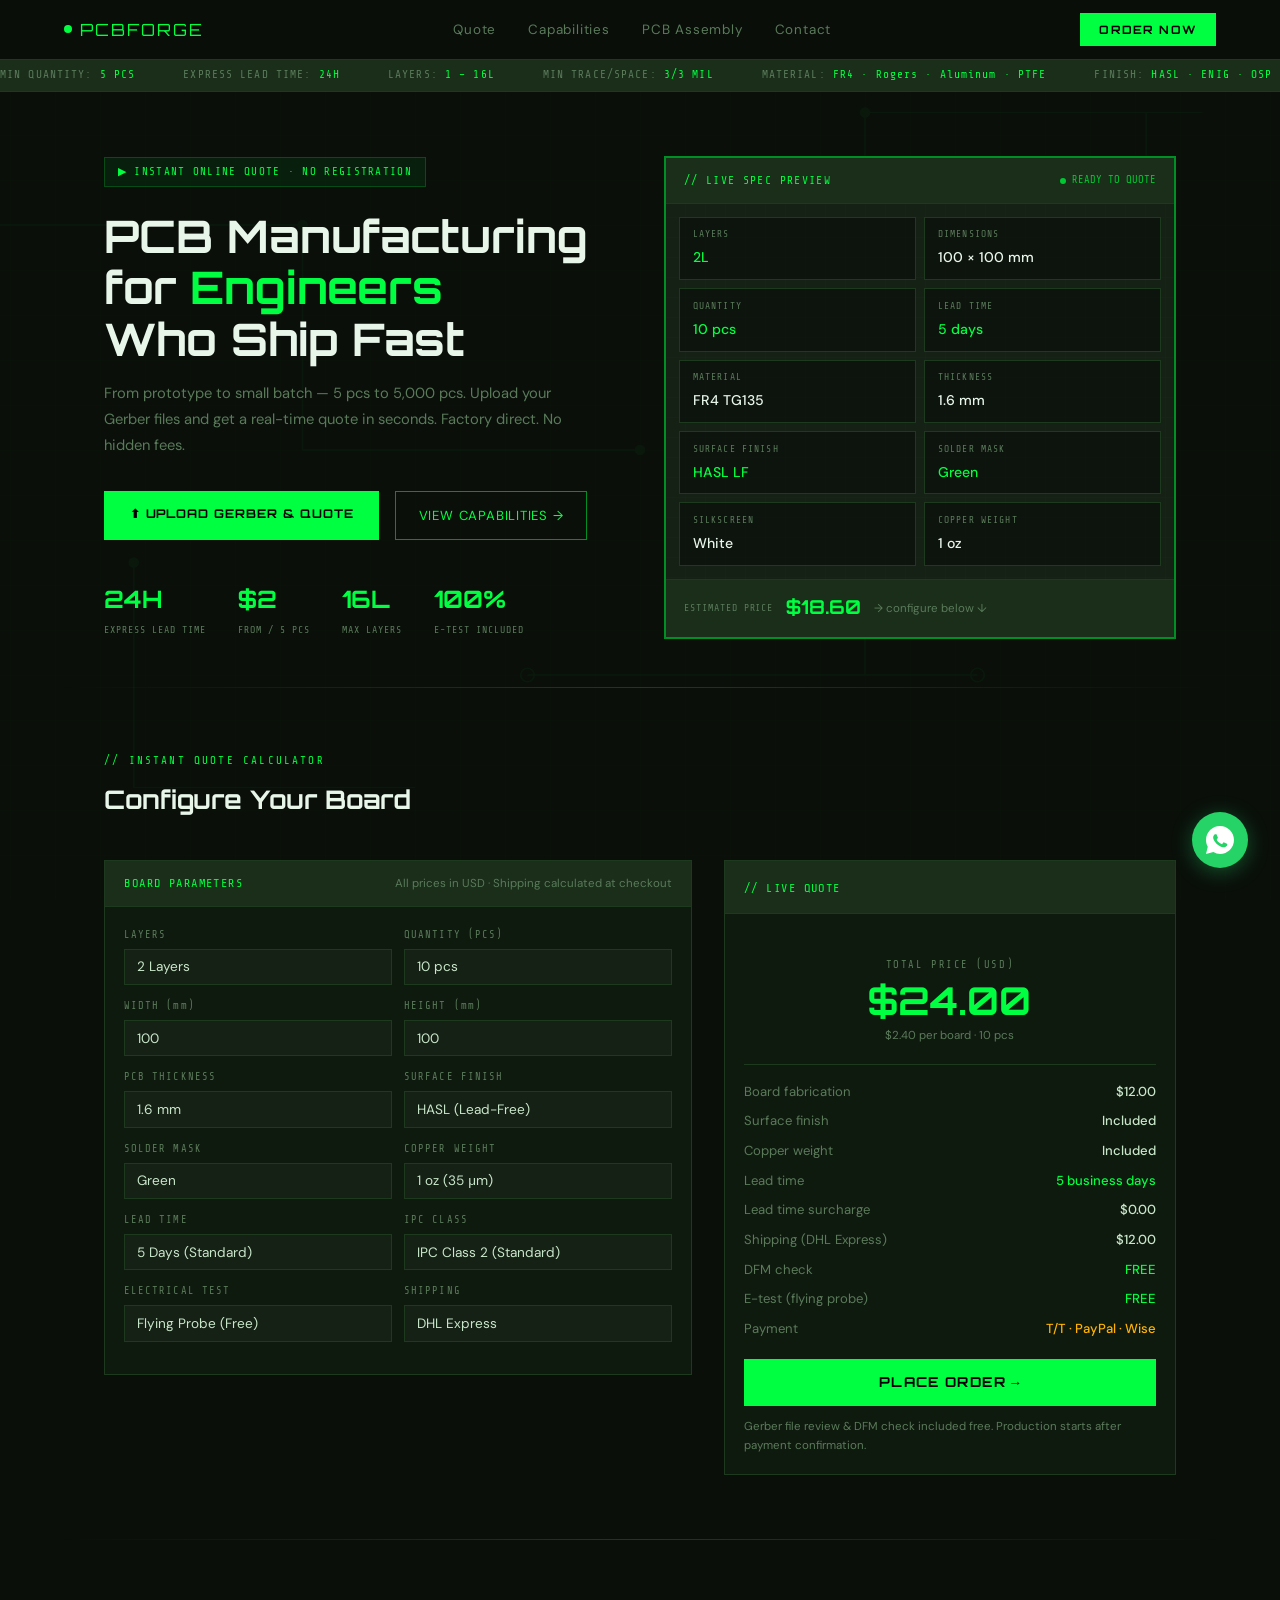
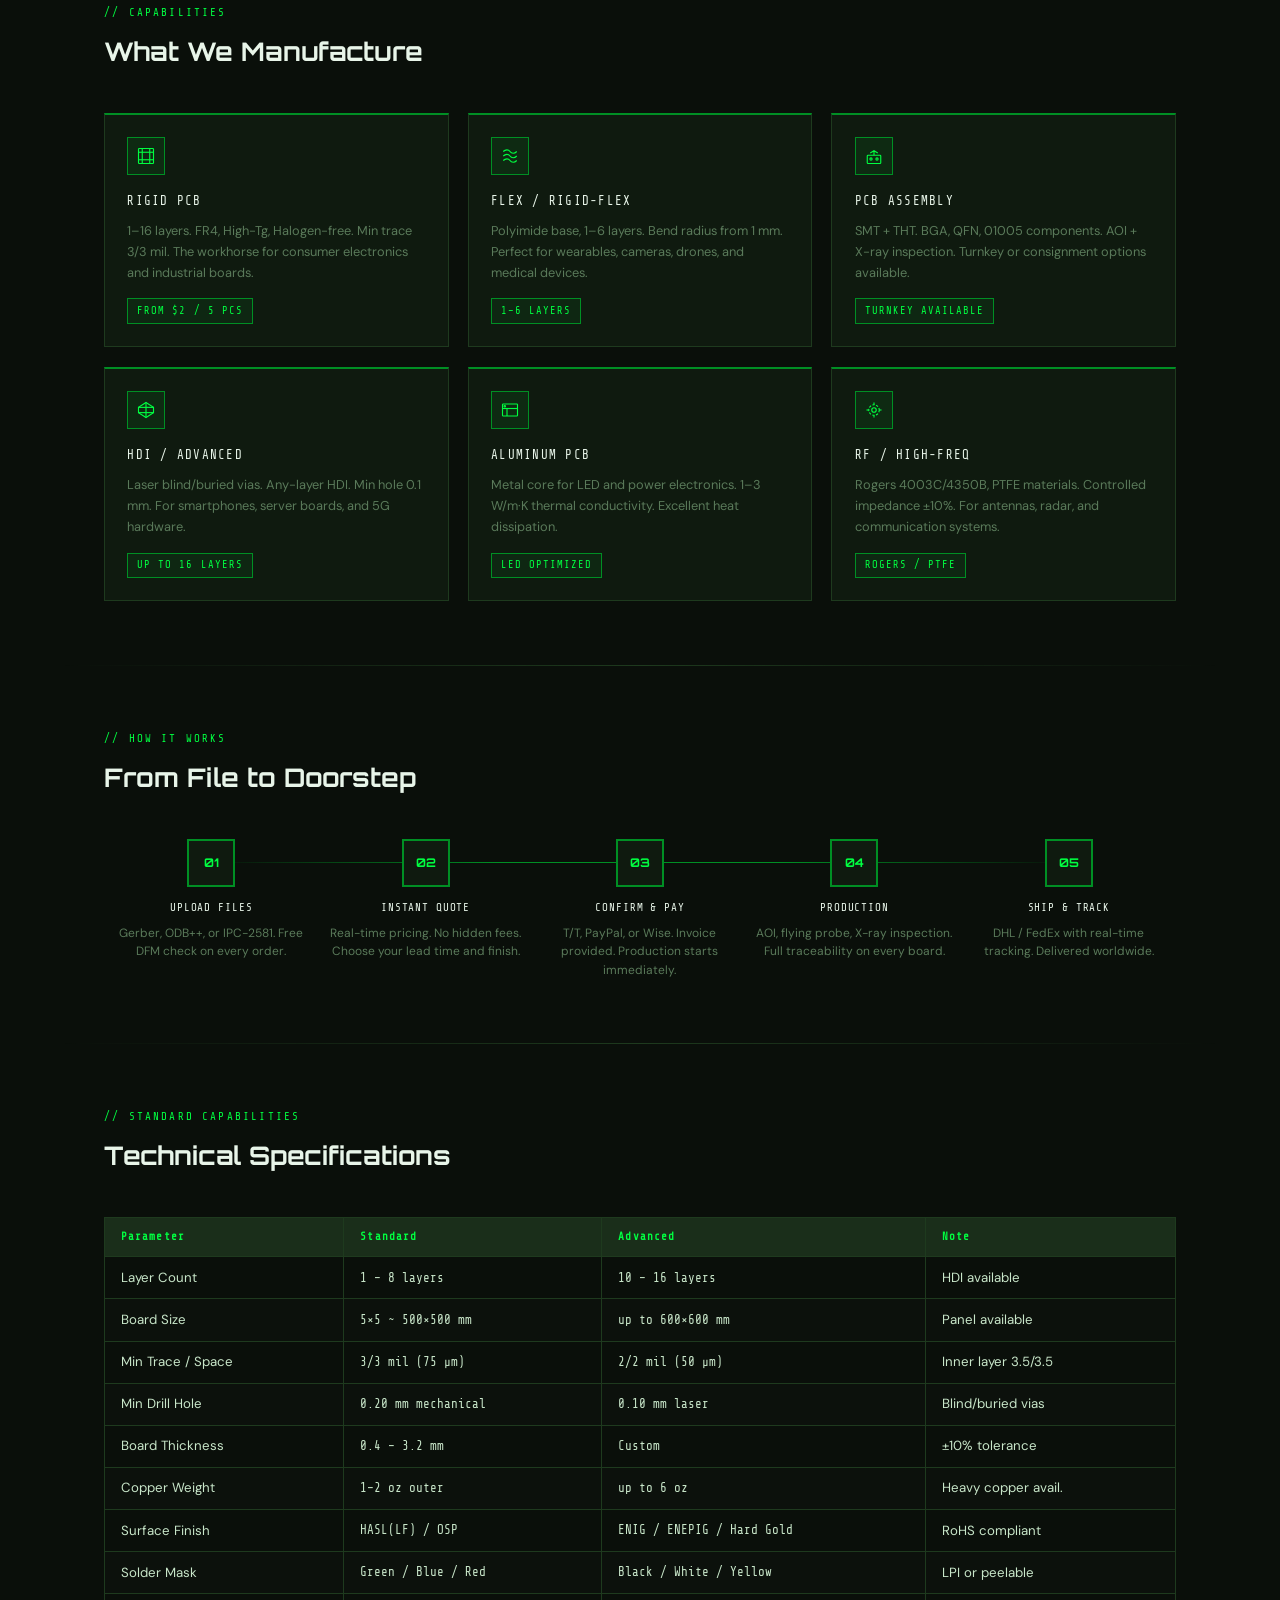
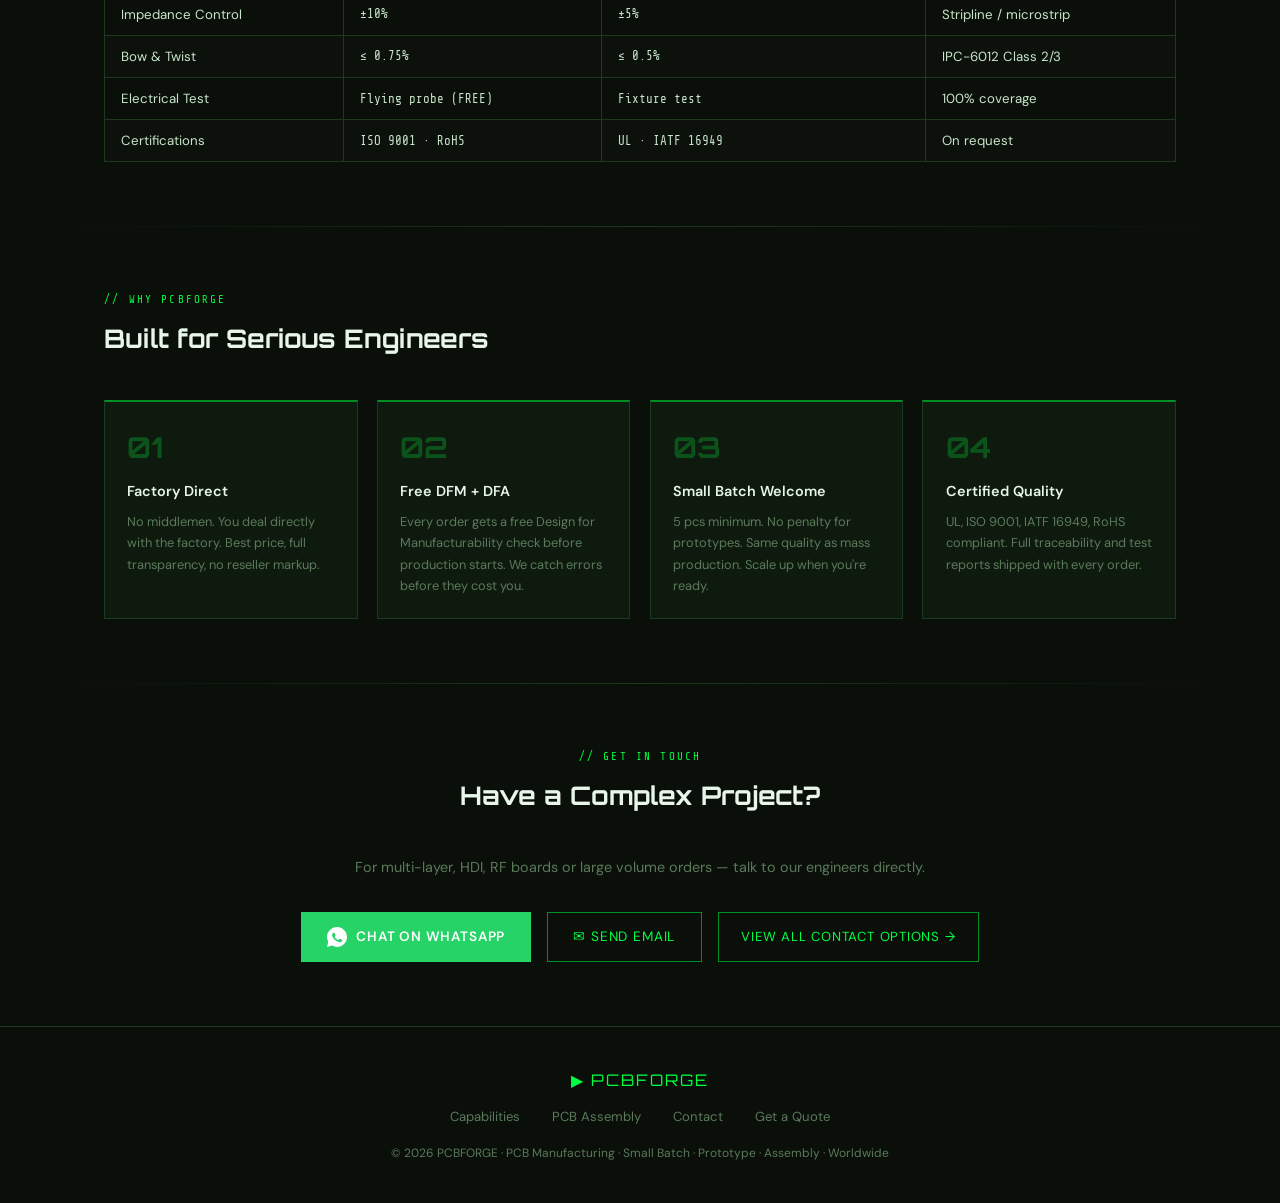
<file: src/index.html>
<!DOCTYPE html>
<html lang="en">
<head>
<meta charset="UTF-8">
<meta name="viewport" content="width=device-width, initial-scale=1.0">
<title>PCBFORGE — PCB Manufacturing for Engineers Who Ship Fast</title>
<meta name="description" content="Professional PCB manufacturer. Small batch from 5 pcs. Instant online quote. Upload Gerber files and order in minutes. Worldwide shipping.">
<link rel="preconnect" href="https://fonts.googleapis.com">
<link href="https://fonts.googleapis.com/css2?family=Orbitron:wght@500;700&family=Share+Tech+Mono&family=DM+Sans:wght@300;400;500;600&display=swap" rel="stylesheet">
<link rel="stylesheet" href="css/style.css">
</head>
<body>

<!-- CIRCUIT GRID BACKGROUND -->
<div class="circuit-bg" aria-hidden="true">
  <svg viewBox="0 0 1200 800" preserveAspectRatio="xMidYMid slice" xmlns="http://www.w3.org/2000/svg">
    <defs>
      <pattern id="grid" width="40" height="40" patternUnits="userSpaceOnUse">
        <path d="M 40 0 L 0 0 0 40" fill="none" stroke="#00FF41" stroke-width="0.5"/>
      </pattern>
    </defs>
    <rect width="1200" height="800" fill="url(#grid)"/>
    <g stroke="#00FF41" stroke-width="1.5" fill="none">
      <line x1="0" y1="200" x2="300" y2="200"/>
      <circle cx="300" cy="200" r="4" fill="#00FF41"/>
      <line x1="300" y1="200" x2="300" y2="400"/>
      <line x1="300" y1="400" x2="600" y2="400"/>
      <circle cx="600" cy="400" r="4" fill="#00FF41"/>
      <line x1="800" y1="100" x2="1100" y2="100"/>
      <circle cx="800" cy="100" r="4" fill="#00FF41"/>
      <line x1="800" y1="100" x2="800" y2="600"/>
      <line x1="500" y1="600" x2="900" y2="600"/>
      <circle cx="500" cy="600" r="6"/>
      <circle cx="900" cy="600" r="6"/>
      <line x1="150" y1="500" x2="150" y2="700"/>
      <circle cx="150" cy="500" r="4" fill="#00FF41"/>
      <line x1="150" y1="700" x2="400" y2="700"/>
      <circle cx="1050" cy="300" r="8"/>
      <line x1="1050" y1="100" x2="1050" y2="300"/>
    </g>
  </svg>
</div>

<!-- NAVIGATION -->
<nav class="navbar">
  <a href="index.html" class="nav-logo">
    <span class="logo-dot"></span>
    PCBFORGE
  </a>
  <ul class="nav-links">
    <li><a href="#quote">Quote</a></li>
    <li><a href="capabilities.html">Capabilities</a></li>
    <li><a href="assembly.html">PCB Assembly</a></li>
    <li><a href="contact.html">Contact</a></li>
  </ul>
  <a href="#quote" class="nav-cta">ORDER NOW</a>
</nav>

<!-- TICKER -->
<div class="ticker" aria-label="Key specifications">
  <div class="ticker-inner">
    <span class="tick-item">MIN QUANTITY: <em>5 PCS</em></span>
    <span class="tick-item">EXPRESS LEAD TIME: <em>24H</em></span>
    <span class="tick-item">LAYERS: <em>1 – 16L</em></span>
    <span class="tick-item">MIN TRACE/SPACE: <em>3/3 MIL</em></span>
    <span class="tick-item">MATERIAL: <em>FR4 · Rogers · Aluminum · PTFE</em></span>
    <span class="tick-item">FINISH: <em>HASL · ENIG · OSP · ENEPIG · Hard Gold</em></span>
    <span class="tick-item">CERTIFIED: <em>UL · ISO 9001 · IATF 16949 · RoHS</em></span>
    <span class="tick-item">SHIPPING: <em>DHL · FedEx · Worldwide</em></span>
    <!-- duplicate for seamless loop -->
    <span class="tick-item">MIN QUANTITY: <em>5 PCS</em></span>
    <span class="tick-item">EXPRESS LEAD TIME: <em>24H</em></span>
    <span class="tick-item">LAYERS: <em>1 – 16L</em></span>
    <span class="tick-item">MIN TRACE/SPACE: <em>3/3 MIL</em></span>
    <span class="tick-item">MATERIAL: <em>FR4 · Rogers · Aluminum · PTFE</em></span>
    <span class="tick-item">FINISH: <em>HASL · ENIG · OSP · ENEPIG · Hard Gold</em></span>
    <span class="tick-item">CERTIFIED: <em>UL · ISO 9001 · IATF 16949 · RoHS</em></span>
    <span class="tick-item">SHIPPING: <em>DHL · FedEx · Worldwide</em></span>
  </div>
</div>

<!-- HERO -->
<section class="hero">
  <div class="hero-left">
    <div class="hero-badge">▶ INSTANT ONLINE QUOTE · NO REGISTRATION</div>
    <h1>PCB Manufacturing<br>for <span class="accent">Engineers</span><br>Who Ship Fast</h1>
    <p class="hero-sub">From prototype to small batch — 5 pcs to 5,000 pcs. Upload your Gerber files and get a real-time quote in seconds. Factory direct. No hidden fees.</p>
    <div class="hero-btns">
      <a href="#quote" class="btn-primary">⬆ UPLOAD GERBER &amp; QUOTE</a>
      <a href="capabilities.html" class="btn-ghost">VIEW CAPABILITIES →</a>
    </div>
    <div class="hero-stats">
      <div class="stat"><div class="stat-num">24H</div><div class="stat-label">EXPRESS LEAD TIME</div></div>
      <div class="stat"><div class="stat-num">$2</div><div class="stat-label">FROM / 5 PCS</div></div>
      <div class="stat"><div class="stat-num">16L</div><div class="stat-label">MAX LAYERS</div></div>
      <div class="stat"><div class="stat-num">100%</div><div class="stat-label">E-TEST INCLUDED</div></div>
    </div>
  </div>

  <!-- LIVE SPEC CARD -->
  <div class="hero-right">
    <div class="spec-card">
      <div class="spec-card-header">
        <span class="spec-card-title">// LIVE SPEC PREVIEW</span>
        <span class="spec-card-status"><span class="blink-dot"></span>READY TO QUOTE</span>
      </div>
      <div class="spec-grid">
        <div class="spec-item"><div class="spec-lbl">LAYERS</div><div class="spec-val green">2L</div></div>
        <div class="spec-item"><div class="spec-lbl">DIMENSIONS</div><div class="spec-val">100 × 100 mm</div></div>
        <div class="spec-item"><div class="spec-lbl">QUANTITY</div><div class="spec-val green">10 pcs</div></div>
        <div class="spec-item"><div class="spec-lbl">LEAD TIME</div><div class="spec-val green">5 days</div></div>
        <div class="spec-item"><div class="spec-lbl">MATERIAL</div><div class="spec-val">FR4 TG135</div></div>
        <div class="spec-item"><div class="spec-lbl">THICKNESS</div><div class="spec-val">1.6 mm</div></div>
        <div class="spec-item"><div class="spec-lbl">SURFACE FINISH</div><div class="spec-val green">HASL LF</div></div>
        <div class="spec-item"><div class="spec-lbl">SOLDER MASK</div><div class="spec-val green">Green</div></div>
        <div class="spec-item"><div class="spec-lbl">SILKSCREEN</div><div class="spec-val">White</div></div>
        <div class="spec-item"><div class="spec-lbl">COPPER WEIGHT</div><div class="spec-val">1 oz</div></div>
      </div>
      <div class="spec-price-preview">
        <span class="spec-price-label">ESTIMATED PRICE</span>
        <span class="spec-price-val">$18.60</span>
        <span class="spec-price-per">→ configure below ↓</span>
      </div>
    </div>
  </div>
</section>

<div class="divider"></div>

<!-- INSTANT QUOTE CALCULATOR -->
<section class="section" id="quote">
  <div class="section-label">// INSTANT QUOTE CALCULATOR</div>
  <h2 class="section-title">Configure Your Board</h2>
  <div class="quote-wrap">

    <!-- LEFT: FORM -->
    <div class="quote-form">
      <div class="form-header">
        <span class="form-header-title">BOARD PARAMETERS</span>
        <span class="form-header-sub">All prices in USD · Shipping calculated at checkout</span>
      </div>
      <div class="form-body">
        <div class="form-row">
          <div class="form-group">
            <label for="layers">LAYERS</label>
            <select id="layers">
              <option value="1" data-price="8">1 Layer</option>
              <option value="2" data-price="12" selected>2 Layers</option>
              <option value="4" data-price="28">4 Layers</option>
              <option value="6" data-price="55">6 Layers</option>
              <option value="8" data-price="90">8 Layers</option>
              <option value="10" data-price="160">10 Layers</option>
            </select>
          </div>
          <div class="form-group">
            <label for="qty">QUANTITY (PCS)</label>
            <select id="qty">
              <option value="5">5 pcs</option>
              <option value="10" selected>10 pcs</option>
              <option value="25">25 pcs</option>
              <option value="50">50 pcs</option>
              <option value="100">100 pcs</option>
              <option value="200">200 pcs</option>
              <option value="500">500 pcs</option>
              <option value="1000">1000 pcs</option>
            </select>
          </div>
        </div>
        <div class="form-row">
          <div class="form-group">
            <label for="width">WIDTH (mm)</label>
            <input type="number" id="width" value="100" min="5" max="500" placeholder="e.g. 100">
          </div>
          <div class="form-group">
            <label for="height">HEIGHT (mm)</label>
            <input type="number" id="height" value="100" min="5" max="500" placeholder="e.g. 100">
          </div>
        </div>
        <div class="form-row">
          <div class="form-group">
            <label for="thickness">PCB THICKNESS</label>
            <select id="thickness">
              <option value="0.8">0.8 mm</option>
              <option value="1.0">1.0 mm</option>
              <option value="1.6" selected>1.6 mm</option>
              <option value="2.0">2.0 mm</option>
              <option value="2.4">2.4 mm</option>
            </select>
          </div>
          <div class="form-group">
            <label for="finish">SURFACE FINISH</label>
            <select id="finish">
              <option value="hasl" data-price="0" selected>HASL (Lead-Free)</option>
              <option value="enig" data-price="8">ENIG (+$8)</option>
              <option value="osp" data-price="2">OSP (+$2)</option>
              <option value="hardgold" data-price="25">Hard Gold (+$25)</option>
              <option value="enepig" data-price="18">ENEPIG (+$18)</option>
            </select>
          </div>
        </div>
        <div class="form-row">
          <div class="form-group">
            <label for="mask">SOLDER MASK</label>
            <select id="mask">
              <option value="green" selected>Green</option>
              <option value="blue">Blue</option>
              <option value="red">Red</option>
              <option value="black">Black</option>
              <option value="white">White</option>
              <option value="yellow">Yellow</option>
            </select>
          </div>
          <div class="form-group">
            <label for="copper">COPPER WEIGHT</label>
            <select id="copper">
              <option value="1" data-price="0" selected>1 oz (35 μm)</option>
              <option value="2" data-price="10">2 oz (70 μm) (+$10)</option>
            </select>
          </div>
        </div>
        <div class="form-row">
          <div class="form-group">
            <label for="leadtime">LEAD TIME</label>
            <select id="leadtime">
              <option value="24h" data-price="15">24H Express (+$15)</option>
              <option value="3d" data-price="5">3 Days (+$5)</option>
              <option value="5d" data-price="0" selected>5 Days (Standard)</option>
              <option value="7d" data-price="-3">7 Days (Economy -$3)</option>
            </select>
          </div>
          <div class="form-group">
            <label for="ipc">IPC CLASS</label>
            <select id="ipc">
              <option value="2" selected>IPC Class 2 (Standard)</option>
              <option value="3">IPC Class 3 (+$12)</option>
            </select>
          </div>
        </div>
        <div class="form-row">
          <div class="form-group">
            <label for="etest">ELECTRICAL TEST</label>
            <select id="etest">
              <option value="flying" selected>Flying Probe (Free)</option>
              <option value="fixture">Fixture Test (+$20)</option>
            </select>
          </div>
          <div class="form-group">
            <label for="shipping">SHIPPING</label>
            <select id="shipping">
              <option value="dhl" data-price="12" selected>DHL Express</option>
              <option value="fedex" data-price="14">FedEx International</option>
              <option value="ems" data-price="8">EMS Post</option>
            </select>
          </div>
        </div>
      </div>
    </div>

    <!-- RIGHT: RESULT -->
    <div class="quote-result">
      <div class="result-header">
        <span class="result-header-title">// LIVE QUOTE</span>
      </div>
      <div class="result-body">
        <div class="price-display">
          <div class="price-label">TOTAL PRICE (USD)</div>
          <div class="price-big" id="total-price">$24.00</div>
          <div class="price-per" id="price-per">$2.40 per board · 10 pcs</div>
        </div>
        <div class="result-rows">
          <div class="result-row"><span class="r-lbl">Board fabrication</span><span class="r-val" id="r-fab">$12.00</span></div>
          <div class="result-row"><span class="r-lbl">Surface finish</span><span class="r-val" id="r-finish">$0.00</span></div>
          <div class="result-row"><span class="r-lbl">Copper weight</span><span class="r-val" id="r-copper">$0.00</span></div>
          <div class="result-row"><span class="r-lbl">Lead time</span><span class="r-val green" id="r-leadtime">5 business days</span></div>
          <div class="result-row"><span class="r-lbl">Lead time surcharge</span><span class="r-val" id="r-lt-price">$0.00</span></div>
          <div class="result-row"><span class="r-lbl">Shipping (DHL)</span><span class="r-val" id="r-ship">$12.00</span></div>
          <div class="result-row"><span class="r-lbl">DFM check</span><span class="r-val green">FREE</span></div>
          <div class="result-row"><span class="r-lbl">E-test (flying probe)</span><span class="r-val green">FREE</span></div>
          <div class="result-row"><span class="r-lbl">Payment</span><span class="r-val amber">T/T · PayPal · Wise</span></div>
        </div>
        <button class="order-btn" id="order-btn">PLACE ORDER →</button>
        <div class="result-note">Gerber file review &amp; DFM check included free. Production starts after payment confirmation.</div>
      </div>
    </div>
  </div>
</section>

<div class="divider"></div>

<!-- SERVICES -->
<section class="section">
  <div class="section-label">// CAPABILITIES</div>
  <h2 class="section-title">What We Manufacture</h2>
  <div class="services-grid">

    <div class="svc-card">
      <div class="svc-icon">
        <svg viewBox="0 0 24 24" fill="none" stroke="currentColor" stroke-width="1.5">
          <rect x="2" y="2" width="20" height="20" rx="1"/>
          <line x1="7" y1="2" x2="7" y2="22"/>
          <line x1="17" y1="2" x2="17" y2="22"/>
          <line x1="2" y1="7" x2="22" y2="7"/>
          <line x1="2" y1="17" x2="22" y2="17"/>
        </svg>
      </div>
      <div class="svc-name">RIGID PCB</div>
      <div class="svc-desc">1–16 layers. FR4, High-Tg, Halogen-free. Min trace 3/3 mil. The workhorse for consumer electronics and industrial boards.</div>
      <span class="svc-tag">FROM $2 / 5 PCS</span>
    </div>

    <div class="svc-card">
      <div class="svc-icon">
        <svg viewBox="0 0 24 24" fill="none" stroke="currentColor" stroke-width="1.5">
          <path d="M3 6 C6 3 10 3 12 6 S18 9 21 6"/>
          <path d="M3 12 C6 9 10 9 12 12 S18 15 21 12"/>
          <path d="M3 18 C6 15 10 15 12 18 S18 21 21 18"/>
        </svg>
      </div>
      <div class="svc-name">FLEX / RIGID-FLEX</div>
      <div class="svc-desc">Polyimide base, 1–6 layers. Bend radius from 1 mm. Perfect for wearables, cameras, drones, and medical devices.</div>
      <span class="svc-tag">1–6 LAYERS</span>
    </div>

    <div class="svc-card">
      <div class="svc-icon">
        <svg viewBox="0 0 24 24" fill="none" stroke="currentColor" stroke-width="1.5">
          <rect x="3" y="11" width="18" height="11" rx="1"/>
          <path d="M12 11V5M7 8l5-3 5 3"/>
          <circle cx="8" cy="16" r="1.5"/>
          <circle cx="16" cy="16" r="1.5"/>
        </svg>
      </div>
      <div class="svc-name">PCB ASSEMBLY</div>
      <div class="svc-desc">SMT + THT. BGA, QFN, 01005 components. AOI + X-ray inspection. Turnkey or consignment options available.</div>
      <span class="svc-tag">TURNKEY AVAILABLE</span>
    </div>

    <div class="svc-card">
      <div class="svc-icon">
        <svg viewBox="0 0 24 24" fill="none" stroke="currentColor" stroke-width="1.5">
          <polygon points="12,2 22,8.5 22,15.5 12,22 2,15.5 2,8.5"/>
          <line x1="12" y1="2" x2="12" y2="22"/>
          <line x1="2" y1="8.5" x2="22" y2="8.5"/>
          <line x1="2" y1="15.5" x2="22" y2="15.5"/>
        </svg>
      </div>
      <div class="svc-name">HDI / ADVANCED</div>
      <div class="svc-desc">Laser blind/buried vias. Any-layer HDI. Min hole 0.1 mm. For smartphones, server boards, and 5G hardware.</div>
      <span class="svc-tag">UP TO 16 LAYERS</span>
    </div>

    <div class="svc-card">
      <div class="svc-icon">
        <svg viewBox="0 0 24 24" fill="none" stroke="currentColor" stroke-width="1.5">
          <rect x="2" y="4" width="20" height="16" rx="1"/>
          <line x1="2" y1="10" x2="22" y2="10"/>
          <line x1="8" y1="10" x2="8" y2="20"/>
          <circle cx="5" cy="7" r="1"/>
        </svg>
      </div>
      <div class="svc-name">ALUMINUM PCB</div>
      <div class="svc-desc">Metal core for LED and power electronics. 1–3 W/m·K thermal conductivity. Excellent heat dissipation.</div>
      <span class="svc-tag">LED OPTIMIZED</span>
    </div>

    <div class="svc-card">
      <div class="svc-icon">
        <svg viewBox="0 0 24 24" fill="none" stroke="currentColor" stroke-width="1.5">
          <circle cx="12" cy="12" r="3"/>
          <circle cx="12" cy="12" r="7" stroke-dasharray="3 2"/>
          <line x1="12" y1="5" x2="12" y2="2"/>
          <line x1="12" y1="22" x2="12" y2="19"/>
          <line x1="5" y1="12" x2="2" y2="12"/>
          <line x1="22" y1="12" x2="19" y2="12"/>
        </svg>
      </div>
      <div class="svc-name">RF / HIGH-FREQ</div>
      <div class="svc-desc">Rogers 4003C/4350B, PTFE materials. Controlled impedance ±10%. For antennas, radar, and communication systems.</div>
      <span class="svc-tag">ROGERS / PTFE</span>
    </div>

  </div>
</section>

<div class="divider"></div>

<!-- PROCESS -->
<section class="section">
  <div class="section-label">// HOW IT WORKS</div>
  <h2 class="section-title">From File to Doorstep</h2>
  <div class="process-steps">
    <div class="process-step">
      <div class="step-num">01</div>
      <div class="step-name">UPLOAD FILES</div>
      <div class="step-desc">Gerber, ODB++, or IPC-2581. Free DFM check on every order.</div>
    </div>
    <div class="process-step">
      <div class="step-num">02</div>
      <div class="step-name">INSTANT QUOTE</div>
      <div class="step-desc">Real-time pricing. No hidden fees. Choose your lead time and finish.</div>
    </div>
    <div class="process-step">
      <div class="step-num">03</div>
      <div class="step-name">CONFIRM &amp; PAY</div>
      <div class="step-desc">T/T, PayPal, or Wise. Invoice provided. Production starts immediately.</div>
    </div>
    <div class="process-step">
      <div class="step-num">04</div>
      <div class="step-name">PRODUCTION</div>
      <div class="step-desc">AOI, flying probe, X-ray inspection. Full traceability on every board.</div>
    </div>
    <div class="process-step">
      <div class="step-num">05</div>
      <div class="step-name">SHIP &amp; TRACK</div>
      <div class="step-desc">DHL / FedEx with real-time tracking. Delivered worldwide.</div>
    </div>
  </div>
</section>

<div class="divider"></div>

<!-- SPEC TABLE -->
<section class="section">
  <div class="section-label">// STANDARD CAPABILITIES</div>
  <h2 class="section-title">Technical Specifications</h2>
  <div class="table-wrap">
    <table class="specs-table">
      <thead>
        <tr><th>Parameter</th><th>Standard</th><th>Advanced</th><th>Note</th></tr>
      </thead>
      <tbody>
        <tr><td>Layer Count</td><td class="td-g">1 – 8 layers</td><td class="td-g">10 – 16 layers</td><td>HDI available</td></tr>
        <tr><td>Board Size</td><td class="td-g">5×5 ~ 500×500 mm</td><td class="td-g">up to 600×600 mm</td><td>Panel available</td></tr>
        <tr><td>Min Trace / Space</td><td class="td-g">3/3 mil (75 μm)</td><td class="td-g">2/2 mil (50 μm)</td><td>Inner layer 3.5/3.5</td></tr>
        <tr><td>Min Drill Hole</td><td class="td-g">0.20 mm mechanical</td><td class="td-g">0.10 mm laser</td><td>Blind/buried vias</td></tr>
        <tr><td>Board Thickness</td><td class="td-g">0.4 – 3.2 mm</td><td class="td-g">Custom</td><td>±10% tolerance</td></tr>
        <tr><td>Copper Weight</td><td class="td-g">1–2 oz outer</td><td class="td-g">up to 6 oz</td><td>Heavy copper avail.</td></tr>
        <tr><td>Surface Finish</td><td class="td-g">HASL(LF) / OSP</td><td class="td-g">ENIG / ENEPIG / Hard Gold</td><td>RoHS compliant</td></tr>
        <tr><td>Solder Mask</td><td class="td-g">Green / Blue / Red</td><td class="td-g">Black / White / Yellow</td><td>LPI or peelable</td></tr>
        <tr><td>Impedance Control</td><td class="td-g">±10%</td><td class="td-g">±5%</td><td>Stripline / microstrip</td></tr>
        <tr><td>Bow &amp; Twist</td><td class="td-g">≤ 0.75%</td><td class="td-g">≤ 0.5%</td><td>IPC-6012 Class 2/3</td></tr>
        <tr><td>Electrical Test</td><td class="td-g">Flying probe (FREE)</td><td class="td-g">Fixture test</td><td>100% coverage</td></tr>
        <tr><td>Certifications</td><td class="td-g">ISO 9001 · RoHS</td><td class="td-g">UL · IATF 16949</td><td>On request</td></tr>
      </tbody>
    </table>
  </div>
</section>

<div class="divider"></div>

<!-- WHY US -->
<section class="section">
  <div class="section-label">// WHY PCBFORGE</div>
  <h2 class="section-title">Built for Serious Engineers</h2>
  <div class="why-grid">
    <div class="why-card">
      <div class="why-num">01</div>
      <div class="why-title">Factory Direct</div>
      <div class="why-desc">No middlemen. You deal directly with the factory. Best price, full transparency, no reseller markup.</div>
    </div>
    <div class="why-card">
      <div class="why-num">02</div>
      <div class="why-title">Free DFM + DFA</div>
      <div class="why-desc">Every order gets a free Design for Manufacturability check before production starts. We catch errors before they cost you.</div>
    </div>
    <div class="why-card">
      <div class="why-num">03</div>
      <div class="why-title">Small Batch Welcome</div>
      <div class="why-desc">5 pcs minimum. No penalty for prototypes. Same quality as mass production. Scale up when you're ready.</div>
    </div>
    <div class="why-card">
      <div class="why-num">04</div>
      <div class="why-title">Certified Quality</div>
      <div class="why-desc">UL, ISO 9001, IATF 16949, RoHS compliant. Full traceability and test reports shipped with every order.</div>
    </div>
  </div>
</section>

<div class="divider"></div>

<!-- CONTACT CTA -->
<section class="section contact-cta">
  <div class="section-label">// GET IN TOUCH</div>
  <h2 class="section-title">Have a Complex Project?</h2>
  <p class="cta-sub">For multi-layer, HDI, RF boards or large volume orders — talk to our engineers directly.</p>
  <div class="cta-btns">
    <a href="https://wa.me/YOUR_NUMBER?text=Hello%2C+I+have+a+PCB+project+to+discuss" class="btn-wa" target="_blank">
      <svg width="20" height="20" viewBox="0 0 32 32" fill="white"><path d="M16 0C7.164 0 0 7.163 0 16c0 2.822.736 5.469 2.018 7.773L0 32l8.418-2.207A15.93 15.93 0 0016 32c8.836 0 16-7.163 16-16S24.836 0 16 0zm8.078 22.418c-.336.943-1.965 1.805-2.703 1.918-.691.105-1.559.15-2.514-.158-.578-.188-1.32-.438-2.268-.857-3.992-1.723-6.602-5.73-6.801-5.994-.199-.264-1.625-2.162-1.625-4.125s1.027-2.926 1.393-3.328c.363-.402.793-.502 1.059-.502.264 0 .527.002.758.014.242.012.568-.092.889.678.336.801 1.143 2.764 1.242 2.963.1.199.166.43.033.693-.133.264-.199.43-.398.662-.199.232-.418.519-.596.697-.199.199-.406.414-.175.812.232.398 1.031 1.699 2.213 2.748 1.52 1.355 2.801 1.773 3.199 1.973.398.199.629.166.861-.1.232-.264.994-1.162 1.26-1.561.264-.398.527-.332.889-.199.363.133 2.309 1.09 2.707 1.287.398.199.662.299.762.465.1.166.1.963-.236 1.906z"/></svg>
      CHAT ON WHATSAPP
    </a>
    <a href="mailto:YOUR_EMAIL?subject=PCB%20Project%20Enquiry" class="btn-email">✉ SEND EMAIL</a>
    <a href="contact.html" class="btn-ghost">VIEW ALL CONTACT OPTIONS →</a>
  </div>
</section>

<!-- FOOTER -->
<footer>
  <div class="footer-inner">
    <div class="footer-logo">▶ PCBFORGE</div>
    <div class="footer-links">
      <a href="capabilities.html">Capabilities</a>
      <a href="assembly.html">PCB Assembly</a>
      <a href="contact.html">Contact</a>
      <a href="#quote">Get a Quote</a>
    </div>
    <div class="footer-copy">© 2026 PCBFORGE · PCB Manufacturing · Small Batch · Prototype · Assembly · Worldwide</div>
  </div>
</footer>

<!-- WHATSAPP FLOAT -->
<a href="https://wa.me/YOUR_NUMBER?text=Hello%2C+I'm+interested+in+PCB+manufacturing"
   class="whatsapp-float" target="_blank" aria-label="Chat on WhatsApp">
  <svg width="28" height="28" viewBox="0 0 32 32" fill="white">
    <path d="M16 0C7.164 0 0 7.163 0 16c0 2.822.736 5.469 2.018 7.773L0 32l8.418-2.207A15.93 15.93 0 0016 32c8.836 0 16-7.163 16-16S24.836 0 16 0zm8.078 22.418c-.336.943-1.965 1.805-2.703 1.918-.691.105-1.559.15-2.514-.158-.578-.188-1.32-.438-2.268-.857-3.992-1.723-6.602-5.73-6.801-5.994-.199-.264-1.625-2.162-1.625-4.125s1.027-2.926 1.393-3.328c.363-.402.793-.502 1.059-.502.264 0 .527.002.758.014.242.012.568-.092.889.678.336.801 1.143 2.764 1.242 2.963.1.199.166.43.033.693-.133.264-.199.43-.398.662-.199.232-.418.519-.596.697-.199.199-.406.414-.175.812.232.398 1.031 1.699 2.213 2.748 1.52 1.355 2.801 1.773 3.199 1.973.398.199.629.166.861-.1.232-.264.994-1.162 1.26-1.561.264-.398.527-.332.889-.199.363.133 2.309 1.09 2.707 1.287.398.199.662.299.762.465.1.166.1.963-.236 1.906z"/>
  </svg>
</a>

<script src="js/quote.js"></script>
<script src="js/main.js"></script>
</body>
</html>
</file>
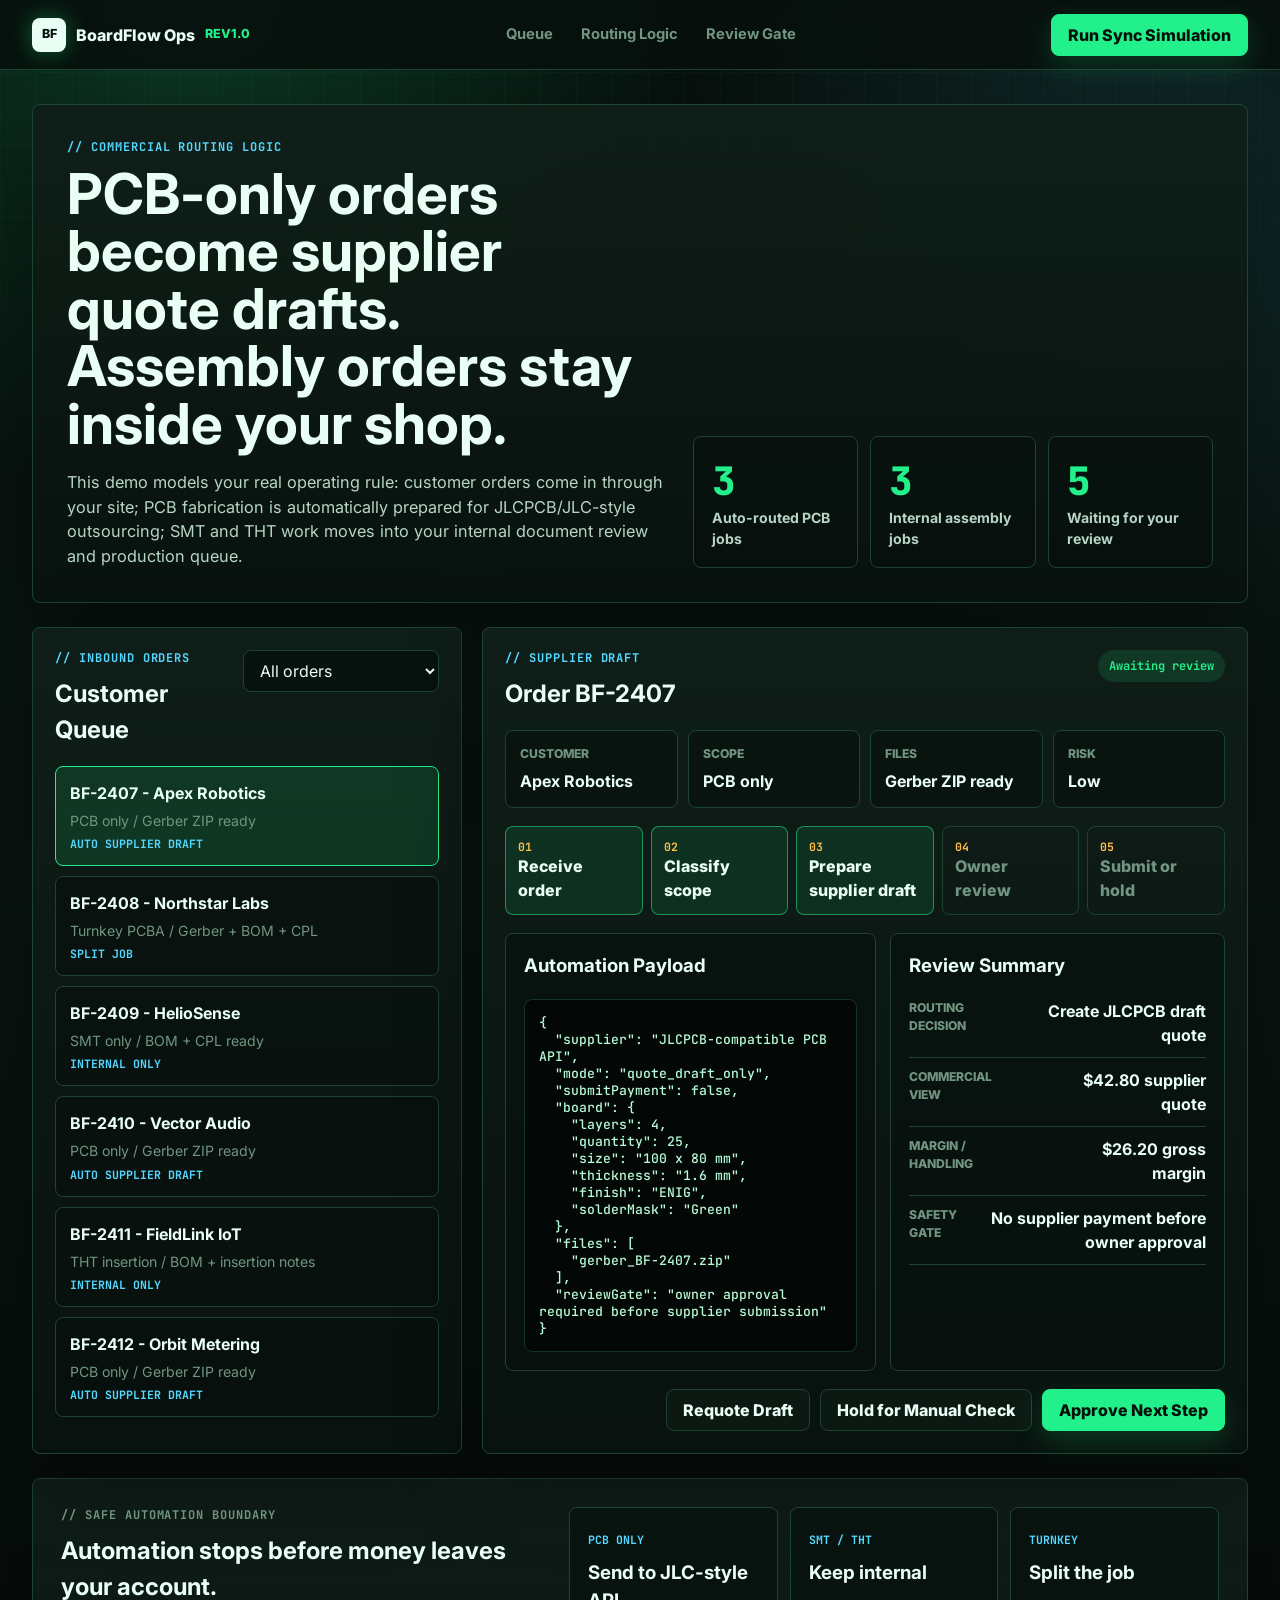
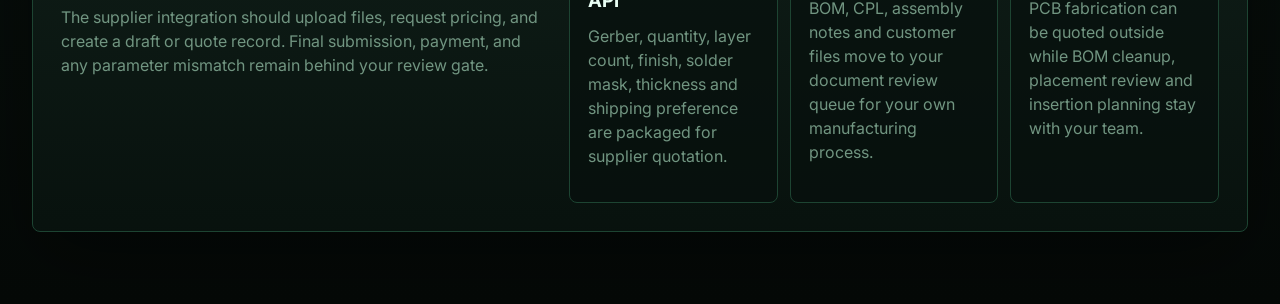
<file: demos/order-routing-REV1.0/index.html>
<!DOCTYPE html>
<html lang="en">
<head>
  <meta charset="UTF-8">
  <meta name="viewport" content="width=device-width, initial-scale=1.0">
  <title>BoardFlow Ops - Order Routing REV1.0</title>
  <meta name="description" content="Demo dashboard for routing PCB-only orders to JLCPCB draft quote review, while keeping SMT and THT work in the internal production queue.">
  <link rel="preconnect" href="https://fonts.googleapis.com">
  <link href="https://fonts.googleapis.com/css2?family=Inter:wght@400;500;600;700;800&family=JetBrains+Mono:wght@500;700&display=swap" rel="stylesheet">
  <link rel="stylesheet" href="styles.css">
</head>
<body>
  <header class="shell-top">
    <a class="brand" href="#queue"><span>BF</span>BoardFlow Ops <em>REV1.0</em></a>
    <nav aria-label="Operations sections">
      <a href="#queue">Queue</a>
      <a href="#routing">Routing Logic</a>
      <a href="#review">Review Gate</a>
    </nav>
    <button class="sync-button" id="syncButton" type="button">Run Sync Simulation</button>
  </header>

  <main>
    <section class="hero-panel">
      <div>
        <p class="eyebrow">// commercial routing logic</p>
        <h1>PCB-only orders become supplier quote drafts. Assembly orders stay inside your shop.</h1>
        <p class="lede">This demo models your real operating rule: customer orders come in through your site; PCB fabrication is automatically prepared for JLCPCB/JLC-style outsourcing; SMT and THT work moves into your internal document review and production queue.</p>
      </div>
      <div class="hero-metrics" aria-label="Order routing metrics">
        <div><span id="metricAuto">3</span><strong>Auto-routed PCB jobs</strong></div>
        <div><span id="metricInternal">3</span><strong>Internal assembly jobs</strong></div>
        <div><span id="metricReview">4</span><strong>Waiting for your review</strong></div>
      </div>
    </section>

    <section class="ops-grid" id="queue">
      <aside class="queue-card">
        <div class="section-head">
          <div>
            <p class="eyebrow">// inbound orders</p>
            <h2>Customer Queue</h2>
          </div>
          <select id="filterScope" aria-label="Filter orders by scope">
            <option value="all">All orders</option>
            <option value="pcb">PCB only</option>
            <option value="assembly">SMT / THT / turnkey</option>
          </select>
        </div>
        <div class="order-list" id="orderList"></div>
      </aside>

      <section class="detail-card" aria-live="polite">
        <div class="detail-top">
          <div>
            <p class="eyebrow" id="detailRoute">// supplier draft</p>
            <h2 id="detailTitle">Order BF-2407</h2>
          </div>
          <span class="status-pill" id="detailStatus">Awaiting review</span>
        </div>

        <div class="data-grid">
          <div><span>Customer</span><strong id="customerName">Apex Robotics</strong></div>
          <div><span>Scope</span><strong id="orderScope">PCB only</strong></div>
          <div><span>Files</span><strong id="fileStatus">Gerber ZIP ready</strong></div>
          <div><span>Risk</span><strong id="riskLevel">Low</strong></div>
        </div>

        <div class="pipeline" id="routing">
          <div class="pipe-step active"><span>01</span>Receive order</div>
          <div class="pipe-step active"><span>02</span>Classify scope</div>
          <div class="pipe-step active" id="supplierStep"><span>03</span>Prepare supplier draft</div>
          <div class="pipe-step"><span>04</span>Owner review</div>
          <div class="pipe-step"><span>05</span>Submit or hold</div>
        </div>

        <div class="workspace">
          <div class="panel">
            <h3>Automation Payload</h3>
            <pre id="payloadPreview"></pre>
          </div>
          <div class="panel">
            <h3>Review Summary</h3>
            <div class="review-lines" id="reviewLines"></div>
          </div>
        </div>

        <div class="actions" id="review">
          <button class="secondary" id="requoteButton" type="button">Requote Draft</button>
          <button class="secondary" id="holdButton" type="button">Hold for Manual Check</button>
          <button class="primary" id="approveButton" type="button">Approve Next Step</button>
        </div>
      </section>
    </section>

    <section class="logic-band">
      <div>
        <p class="eyebrow">// safe automation boundary</p>
        <h2>Automation stops before money leaves your account.</h2>
        <p>The supplier integration should upload files, request pricing, and create a draft or quote record. Final submission, payment, and any parameter mismatch remain behind your review gate.</p>
      </div>
      <div class="rule-grid">
        <article>
          <span>PCB only</span>
          <h3>Send to JLC-style API</h3>
          <p>Gerber, quantity, layer count, finish, solder mask, thickness and shipping preference are packaged for supplier quotation.</p>
        </article>
        <article>
          <span>SMT / THT</span>
          <h3>Keep internal</h3>
          <p>BOM, CPL, assembly notes and customer files move to your document review queue for your own manufacturing process.</p>
        </article>
        <article>
          <span>Turnkey</span>
          <h3>Split the job</h3>
          <p>PCB fabrication can be quoted outside while BOM cleanup, placement review and insertion planning stay with your team.</p>
        </article>
      </div>
    </section>
  </main>

  <dialog id="decisionModal" class="decision-modal">
    <form method="dialog">
      <div class="modal-head">
        <div>
          <p class="eyebrow">// decision recorded</p>
          <h2 id="modalTitle">Action complete</h2>
        </div>
        <button value="cancel" aria-label="Close">x</button>
      </div>
      <p id="modalText"></p>
      <menu>
        <button class="primary" value="default">Close</button>
      </menu>
    </form>
  </dialog>

  <script src="app.js"></script>
</body>
</html>
</file>
<file: src/css/style.css>
/* ===========================
   pcb-order-website · style.css
   极客风 · 深色 · PCB绿
   =========================== */

@import url('https://fonts.googleapis.com/css2?family=Orbitron:wght@500;700&family=Share+Tech+Mono&family=DM+Sans:wght@300;400;500;600&display=swap');

:root {
  --bg:       #0A0F0A;
  --bg2:      #0F1A0F;
  --bg3:      #162116;
  --dim:      #1A2E1A;
  --border:   #1E3A1E;
  --green:    #00FF41;
  --green2:   #00C832;
  --green3:   #008F24;
  --text:     #C8E6C9;
  --muted:    #5A7A5A;
  --white:    #E8F5E9;
  --amber:    #FFB300;
  --wa:       #25D366;
  --radius:   2px;
  --trans:    0.2s ease;
  --max:      1200px;
}

* { box-sizing: border-box; margin: 0; padding: 0; }

html { scroll-behavior: smooth; }

body {
  font-family: 'DM Sans', sans-serif;
  background: var(--bg);
  color: var(--text);
  line-height: 1.65;
  overflow-x: hidden;
}

a { color: inherit; text-decoration: none; }

/* === CIRCUIT BG === */
.circuit-bg {
  position: fixed;
  inset: 0;
  z-index: 0;
  pointer-events: none;
  opacity: 0.04;
}
.circuit-bg svg { width: 100%; height: 100%; }

/* === NAVBAR === */
.navbar {
  position: sticky;
  top: 0;
  z-index: 100;
  display: flex;
  justify-content: space-between;
  align-items: center;
  padding: 0 5%;
  height: 60px;
  background: rgba(10,15,10,0.96);
  border-bottom: 1px solid var(--border);
  backdrop-filter: blur(10px);
}

.nav-logo {
  font-family: 'Orbitron', monospace;
  font-size: 1.05rem;
  color: var(--green);
  letter-spacing: 0.12em;
  display: flex;
  align-items: center;
  gap: 8px;
}
.logo-dot {
  width: 8px; height: 8px;
  background: var(--green);
  border-radius: 50%;
  animation: pulse 2s infinite;
}
@keyframes pulse {
  0%,100% { opacity:1; box-shadow: 0 0 0 0 rgba(0,255,65,0.4); }
  50%      { opacity:0.7; box-shadow: 0 0 0 6px rgba(0,255,65,0); }
}

.nav-links { list-style: none; display: flex; gap: 2rem; }
.nav-links a {
  font-size: 0.84rem;
  letter-spacing: 0.06em;
  color: var(--muted);
  transition: color var(--trans);
}
.nav-links a:hover { color: var(--green); }

.nav-cta {
  background: var(--green);
  color: #000;
  font-family: 'Orbitron', monospace;
  font-size: 0.72rem;
  font-weight: 700;
  letter-spacing: 0.1em;
  padding: 0.45rem 1.2rem;
  transition: opacity var(--trans);
}
.nav-cta:hover { opacity: 0.85; }

/* === TICKER === */
.ticker {
  position: relative;
  z-index: 1;
  background: var(--dim);
  border-bottom: 1px solid var(--border);
  padding: 0.4rem 0;
  overflow: hidden;
}
.ticker-inner {
  display: flex;
  gap: 3rem;
  white-space: nowrap;
  animation: ticker-move 30s linear infinite;
}
.tick-item {
  font-family: 'Share Tech Mono', monospace;
  font-size: 0.7rem;
  color: var(--muted);
  letter-spacing: 0.1em;
  flex-shrink: 0;
}
.tick-item em { color: var(--green); font-style: normal; }
@keyframes ticker-move {
  from { transform: translateX(0); }
  to   { transform: translateX(-50%); }
}

/* === HERO === */
.hero {
  position: relative;
  z-index: 1;
  display: grid;
  grid-template-columns: 1fr 1fr;
  gap: 3rem;
  align-items: center;
  max-width: var(--max);
  margin: 0 auto;
  padding: 4rem 5% 3rem;
}

.hero-badge {
  display: inline-flex;
  align-items: center;
  gap: 6px;
  background: rgba(0,255,65,0.07);
  border: 1px solid rgba(0,255,65,0.2);
  color: var(--green);
  font-family: 'Share Tech Mono', monospace;
  font-size: 0.68rem;
  letter-spacing: 0.12em;
  padding: 0.3rem 0.8rem;
  margin-bottom: 1.5rem;
}

.hero h1 {
  font-family: 'Orbitron', monospace;
  font-size: clamp(1.8rem, 3.5vw, 2.8rem);
  font-weight: 700;
  line-height: 1.15;
  color: var(--white);
  margin-bottom: 1rem;
}
.accent { color: var(--green); }

.hero-sub {
  color: var(--muted);
  font-size: 0.92rem;
  line-height: 1.75;
  margin-bottom: 2rem;
  max-width: 460px;
}

.hero-btns { display: flex; gap: 1rem; flex-wrap: wrap; margin-bottom: 0; }

.btn-primary {
  display: inline-block;
  background: var(--green);
  color: #000;
  font-family: 'Orbitron', monospace;
  font-size: 0.75rem;
  font-weight: 700;
  letter-spacing: 0.08em;
  padding: 0.8rem 1.6rem;
  border: none;
  cursor: pointer;
  transition: all var(--trans);
  text-decoration: none;
}
.btn-primary:hover { background: var(--green2); }

.btn-ghost {
  display: inline-block;
  background: transparent;
  color: var(--green);
  font-size: 0.82rem;
  letter-spacing: 0.06em;
  padding: 0.8rem 1.4rem;
  border: 1px solid var(--green3);
  cursor: pointer;
  transition: all var(--trans);
  text-decoration: none;
}
.btn-ghost:hover { background: rgba(0,255,65,0.07); }

.hero-stats {
  display: flex;
  gap: 2rem;
  margin-top: 2.5rem;
  flex-wrap: wrap;
}
.stat-num {
  font-family: 'Orbitron', monospace;
  font-size: 1.5rem;
  color: var(--green);
  font-weight: 700;
}
.stat-label {
  font-family: 'Share Tech Mono', monospace;
  font-size: 0.62rem;
  color: var(--muted);
  letter-spacing: 0.1em;
  margin-top: 2px;
}

/* === SPEC CARD === */
.spec-card {
  background: var(--bg3);
  border: 2px solid var(--green3);
  position: relative;
  overflow: hidden;
}
.spec-card::before {
  content: '';
  position: absolute;
  inset: 0;
  background:
    repeating-linear-gradient(0deg, transparent, transparent 19px, rgba(0,255,65,0.025) 20px),
    repeating-linear-gradient(90deg, transparent, transparent 19px, rgba(0,255,65,0.025) 20px);
  pointer-events: none;
}
.spec-card-header {
  display: flex;
  justify-content: space-between;
  align-items: center;
  padding: 0.8rem 1.1rem;
  background: var(--dim);
  border-bottom: 1px solid var(--border);
  position: relative;
  z-index: 1;
}
.spec-card-title {
  font-family: 'Share Tech Mono', monospace;
  font-size: 0.72rem;
  color: var(--green);
  letter-spacing: 0.12em;
}
.spec-card-status {
  display: flex;
  align-items: center;
  gap: 6px;
  font-family: 'Share Tech Mono', monospace;
  font-size: 0.65rem;
  color: var(--green2);
}
.blink-dot {
  width: 6px; height: 6px;
  background: var(--green2);
  border-radius: 50%;
  animation: pulse 1.5s infinite;
}

.spec-grid {
  display: grid;
  grid-template-columns: 1fr 1fr;
  gap: 0;
  position: relative;
  z-index: 1;
  padding: 0.8rem;
  gap: 0.5rem;
}
.spec-item {
  background: rgba(0,0,0,0.4);
  border: 1px solid var(--border);
  padding: 0.6rem 0.8rem;
}
.spec-lbl {
  font-family: 'Share Tech Mono', monospace;
  font-size: 0.6rem;
  color: var(--muted);
  letter-spacing: 0.12em;
  margin-bottom: 0.2rem;
}
.spec-val { font-size: 0.88rem; color: var(--white); font-weight: 500; }
.spec-val.green { color: var(--green); }

.spec-price-preview {
  display: flex;
  align-items: center;
  gap: 0.8rem;
  padding: 0.8rem 1.1rem;
  background: var(--dim);
  border-top: 1px solid var(--border);
  position: relative;
  z-index: 1;
}
.spec-price-label {
  font-family: 'Share Tech Mono', monospace;
  font-size: 0.62rem;
  color: var(--muted);
  letter-spacing: 0.1em;
}
.spec-price-val {
  font-family: 'Orbitron', monospace;
  font-size: 1.2rem;
  color: var(--green);
  font-weight: 700;
}
.spec-price-per { font-size: 0.72rem; color: var(--muted); }

/* === SECTION === */
.section {
  position: relative;
  z-index: 1;
  max-width: var(--max);
  margin: 0 auto;
  padding: 4rem 5%;
}

.section-label {
  font-family: 'Share Tech Mono', monospace;
  font-size: 0.68rem;
  color: var(--green);
  letter-spacing: 0.2em;
  margin-bottom: 0.5rem;
}
.section-title {
  font-family: 'Orbitron', monospace;
  font-size: clamp(1.2rem, 2.5vw, 1.6rem);
  color: var(--white);
  margin-bottom: 2.5rem;
}

.divider {
  position: relative;
  z-index: 1;
  height: 1px;
  background: linear-gradient(90deg, transparent, var(--border), transparent);
  margin: 0 5%;
}

/* === QUOTE CALCULATOR === */
.quote-wrap {
  display: grid;
  grid-template-columns: 1.3fr 1fr;
  gap: 2rem;
  align-items: start;
}

.quote-form, .quote-result {
  background: var(--bg2);
  border: 1px solid var(--border);
}

.form-header {
  background: var(--dim);
  padding: 0.8rem 1.2rem;
  border-bottom: 1px solid var(--border);
  display: flex;
  justify-content: space-between;
  align-items: center;
}
.form-header-title {
  font-family: 'Share Tech Mono', monospace;
  font-size: 0.75rem;
  color: var(--green);
  letter-spacing: 0.12em;
}
.form-header-sub { font-size: 0.72rem; color: var(--muted); }

.form-body { padding: 1.2rem; }
.form-row { display: grid; grid-template-columns: 1fr 1fr; gap: 0.8rem; margin-bottom: 0.8rem; }
.form-group { display: flex; flex-direction: column; gap: 0.3rem; }
.form-group label {
  font-family: 'Share Tech Mono', monospace;
  font-size: 0.65rem;
  color: var(--muted);
  letter-spacing: 0.1em;
}
.form-group select,
.form-group input {
  background: var(--bg3);
  border: 1px solid var(--border);
  color: var(--text);
  padding: 0.55rem 0.75rem;
  font-size: 0.85rem;
  font-family: 'DM Sans', sans-serif;
  outline: none;
  transition: border-color var(--trans);
  -webkit-appearance: none;
}
.form-group select:focus,
.form-group input:focus { border-color: var(--green3); }
.form-group select option { background: var(--bg); }

.result-header {
  background: var(--dim);
  padding: 0.8rem 1.2rem;
  border-bottom: 1px solid var(--border);
}
.result-header-title {
  font-family: 'Share Tech Mono', monospace;
  font-size: 0.75rem;
  color: var(--green);
  letter-spacing: 0.12em;
}

.result-body { padding: 1.2rem; }

.price-display {
  text-align: center;
  padding: 1.5rem 0 1.2rem;
  border-bottom: 1px solid var(--border);
  margin-bottom: 1rem;
}
.price-label {
  font-family: 'Share Tech Mono', monospace;
  font-size: 0.65rem;
  color: var(--muted);
  letter-spacing: 0.15em;
  margin-bottom: 0.4rem;
}
.price-big {
  font-family: 'Orbitron', monospace;
  font-size: 2.4rem;
  font-weight: 700;
  color: var(--green);
  line-height: 1;
}
.price-per { font-size: 0.72rem; color: var(--muted); margin-top: 0.4rem; }

.result-rows { display: flex; flex-direction: column; gap: 0.5rem; margin-bottom: 1.2rem; }
.result-row { display: flex; justify-content: space-between; font-size: 0.82rem; }
.r-lbl { color: var(--muted); }
.r-val { color: var(--text); font-weight: 500; }
.r-val.green { color: var(--green); }
.r-val.amber { color: var(--amber); }

.order-btn {
  width: 100%;
  background: var(--green);
  color: #000;
  font-family: 'Orbitron', monospace;
  font-size: 0.85rem;
  font-weight: 700;
  letter-spacing: 0.1em;
  padding: 0.9rem;
  border: none;
  cursor: pointer;
  transition: opacity var(--trans);
  margin-bottom: 0.8rem;
}
.order-btn:hover { opacity: 0.85; }
.result-note { font-size: 0.72rem; color: var(--muted); line-height: 1.6; }

/* === SERVICES === */
.services-grid {
  display: grid;
  grid-template-columns: repeat(3, 1fr);
  gap: 1.2rem;
}

.svc-card {
  background: var(--bg2);
  border: 1px solid var(--border);
  border-top: 2px solid var(--green3);
  padding: 1.4rem;
  transition: border-color var(--trans), transform var(--trans);
}
.svc-card:hover { border-color: var(--green); transform: translateY(-3px); }

.svc-icon {
  width: 38px; height: 38px;
  background: rgba(0,255,65,0.07);
  border: 1px solid var(--green3);
  display: flex;
  align-items: center;
  justify-content: center;
  margin-bottom: 1rem;
}
.svc-icon svg { width: 18px; height: 18px; stroke: var(--green); }

.svc-name {
  font-family: 'Share Tech Mono', monospace;
  font-size: 0.78rem;
  color: var(--white);
  letter-spacing: 0.1em;
  margin-bottom: 0.5rem;
}
.svc-desc { font-size: 0.8rem; color: var(--muted); line-height: 1.65; margin-bottom: 0.8rem; }
.svc-tag {
  display: inline-block;
  background: rgba(0,255,65,0.06);
  border: 1px solid var(--green3);
  color: var(--green);
  font-family: 'Share Tech Mono', monospace;
  font-size: 0.65rem;
  letter-spacing: 0.1em;
  padding: 0.2rem 0.55rem;
}

/* === PROCESS === */
.process-steps {
  display: grid;
  grid-template-columns: repeat(5, 1fr);
  gap: 0;
  position: relative;
}
.process-steps::before {
  content: '';
  position: absolute;
  top: 23px;
  left: 10%;
  right: 10%;
  height: 1px;
  background: linear-gradient(90deg, transparent, var(--green3), var(--green3), transparent);
}

.process-step {
  text-align: center;
  padding: 0 0.5rem;
  position: relative;
  z-index: 1;
}
.step-num {
  width: 48px; height: 48px;
  background: var(--bg2);
  border: 2px solid var(--green3);
  display: flex;
  align-items: center;
  justify-content: center;
  margin: 0 auto 0.8rem;
  font-family: 'Orbitron', monospace;
  font-size: 0.75rem;
  color: var(--green);
  font-weight: 700;
  transition: all var(--trans);
}
.process-step:hover .step-num {
  background: var(--green);
  color: #000;
  border-color: var(--green);
}
.step-name {
  font-family: 'Share Tech Mono', monospace;
  font-size: 0.68rem;
  color: var(--white);
  letter-spacing: 0.08em;
  margin-bottom: 0.4rem;
}
.step-desc { font-size: 0.75rem; color: var(--muted); line-height: 1.55; }

/* === SPEC TABLE === */
.table-wrap { overflow-x: auto; }
.specs-table {
  width: 100%;
  border-collapse: collapse;
  font-size: 0.83rem;
  white-space: nowrap;
}
.specs-table th {
  background: var(--dim);
  padding: 0.65rem 1rem;
  text-align: left;
  font-family: 'Share Tech Mono', monospace;
  font-size: 0.68rem;
  color: var(--green);
  letter-spacing: 0.1em;
  border: 1px solid var(--border);
}
.specs-table td {
  padding: 0.6rem 1rem;
  border: 1px solid var(--border);
  color: var(--text);
}
.specs-table tr:nth-child(even) td { background: rgba(255,255,255,0.012); }
.specs-table tr:hover td { background: rgba(0,255,65,0.025); }
.td-g {
  color: var(--green);
  font-family: 'Share Tech Mono', monospace;
  font-size: 0.78rem;
}

/* === WHY US === */
.why-grid {
  display: grid;
  grid-template-columns: repeat(4, 1fr);
  gap: 1.2rem;
}
.why-card {
  background: var(--bg2);
  border: 1px solid var(--border);
  border-top: 2px solid var(--green3);
  padding: 1.4rem;
}
.why-num {
  font-family: 'Orbitron', monospace;
  font-size: 1.8rem;
  color: var(--green);
  opacity: 0.25;
  font-weight: 700;
  margin-bottom: 0.5rem;
}
.why-title { font-size: 0.9rem; color: var(--white); font-weight: 600; margin-bottom: 0.5rem; }
.why-desc { font-size: 0.8rem; color: var(--muted); line-height: 1.65; }

/* === CONTACT CTA === */
.contact-cta { text-align: center; }
.cta-sub { color: var(--muted); font-size: 0.9rem; margin-bottom: 2rem; }
.cta-btns { display: flex; justify-content: center; gap: 1rem; flex-wrap: wrap; }

.btn-wa {
  display: inline-flex;
  align-items: center;
  gap: 0.6rem;
  background: var(--wa);
  color: #fff;
  font-weight: 600;
  font-size: 0.85rem;
  letter-spacing: 0.06em;
  padding: 0.8rem 1.6rem;
  transition: opacity var(--trans);
}
.btn-wa:hover { opacity: 0.88; }

.btn-email {
  display: inline-block;
  border: 1px solid var(--green3);
  color: var(--green);
  font-size: 0.85rem;
  letter-spacing: 0.06em;
  padding: 0.8rem 1.6rem;
  transition: all var(--trans);
}
.btn-email:hover { background: rgba(0,255,65,0.07); }

/* === FOOTER === */
footer {
  position: relative;
  z-index: 1;
  border-top: 1px solid var(--border);
  padding: 2.5rem 5%;
}
.footer-inner { max-width: var(--max); margin: 0 auto; text-align: center; }
.footer-logo {
  font-family: 'Orbitron', monospace;
  font-size: 1rem;
  color: var(--green);
  letter-spacing: 0.12em;
  margin-bottom: 0.8rem;
}
.footer-links {
  display: flex;
  justify-content: center;
  gap: 2rem;
  margin-bottom: 1rem;
  flex-wrap: wrap;
}
.footer-links a { font-size: 0.82rem; color: var(--muted); transition: color var(--trans); }
.footer-links a:hover { color: var(--green); }
.footer-copy { font-size: 0.75rem; color: var(--muted); }

/* === WHATSAPP FLOAT === */
.whatsapp-float {
  position: fixed;
  bottom: 2rem;
  right: 2rem;
  width: 56px; height: 56px;
  background: var(--wa);
  border-radius: 50%;
  display: flex;
  align-items: center;
  justify-content: center;
  box-shadow: 0 4px 20px rgba(37,211,102,0.35);
  z-index: 999;
  transition: transform var(--trans);
}
.whatsapp-float:hover { transform: scale(1.1); }

/* === SCROLL REVEAL === */
.reveal {
  opacity: 0;
  transform: translateY(16px);
  transition: opacity 0.55s ease, transform 0.55s ease;
}
.reveal.visible { opacity: 1; transform: translateY(0); }

/* === RESPONSIVE === */
@media (max-width: 1024px) {
  .hero { grid-template-columns: 1fr; }
  .hero-right { display: none; }
  .quote-wrap { grid-template-columns: 1fr; }
  .services-grid { grid-template-columns: repeat(2, 1fr); }
  .why-grid { grid-template-columns: repeat(2, 1fr); }
  .process-steps { grid-template-columns: repeat(3, 1fr); row-gap: 2rem; }
  .process-steps::before { display: none; }
}

@media (max-width: 768px) {
  .nav-links { display: none; }
  .hero h1 { font-size: 1.8rem; }
  .services-grid { grid-template-columns: 1fr; }
  .why-grid { grid-template-columns: 1fr; }
  .process-steps { grid-template-columns: 1fr; }
  .form-row { grid-template-columns: 1fr; }
  .hero-stats { gap: 1.2rem; }
}
</file>
<file: demos/order-routing-REV1.0/styles.css>
:root {
  --bg: #07100d;
  --panel: #0d1a15;
  --panel-2: #101f19;
  --ink: #e9fff5;
  --text: #b7d5c5;
  --muted: #719581;
  --line: #1d4432;
  --green: #22f08a;
  --green-dark: #13b96a;
  --cyan: #54d8ff;
  --amber: #ffbd4a;
  --red: #ff6b6b;
  --shadow: 0 28px 80px rgba(0, 0, 0, 0.36);
}

* {
  box-sizing: border-box;
}

html {
  scroll-behavior: smooth;
}

body {
  margin: 0;
  min-height: 100vh;
  background:
    radial-gradient(circle at 15% 0%, rgba(34, 240, 138, 0.18), transparent 32rem),
    radial-gradient(circle at 90% 10%, rgba(84, 216, 255, 0.12), transparent 30rem),
    linear-gradient(180deg, #07100d 0%, #08140f 48%, #050907 100%);
  color: var(--text);
  font-family: Inter, system-ui, -apple-system, BlinkMacSystemFont, "Segoe UI", sans-serif;
  line-height: 1.5;
}

body::before {
  content: "";
  position: fixed;
  inset: 0;
  z-index: -1;
  background:
    linear-gradient(rgba(34, 240, 138, 0.04) 1px, transparent 1px),
    linear-gradient(90deg, rgba(34, 240, 138, 0.04) 1px, transparent 1px);
  background-size: 36px 36px;
  mask-image: linear-gradient(to bottom, black, transparent 88%);
}

a {
  color: inherit;
  text-decoration: none;
}

button,
select {
  font: inherit;
}

.shell-top {
  position: sticky;
  top: 0;
  z-index: 20;
  display: flex;
  justify-content: space-between;
  align-items: center;
  gap: 20px;
  min-height: 70px;
  padding: 0 32px;
  background: rgba(7, 16, 13, 0.9);
  border-bottom: 1px solid var(--line);
  backdrop-filter: blur(18px);
}

.brand,
.shell-top nav,
.actions,
.modal-head {
  display: flex;
  align-items: center;
}

.brand {
  gap: 10px;
  color: var(--ink);
  font-weight: 800;
}

.brand span {
  display: grid;
  place-items: center;
  width: 34px;
  height: 34px;
  border-radius: 8px;
  background: var(--ink);
  color: #06100c;
  box-shadow: 0 0 22px rgba(34, 240, 138, 0.35);
  font-size: 0.78rem;
}

.brand em {
  color: var(--green);
  font-style: normal;
  font-size: 0.78rem;
}

.shell-top nav {
  gap: 28px;
  color: var(--muted);
  font-weight: 700;
  font-size: 0.92rem;
}

.shell-top nav a:hover {
  color: var(--green);
}

.sync-button,
.primary,
.secondary {
  min-height: 42px;
  padding: 0 16px;
  border-radius: 8px;
  font-weight: 800;
  cursor: pointer;
}

.sync-button,
.primary {
  border: 1px solid var(--green);
  background: var(--green);
  color: #03100a;
  box-shadow: 0 10px 28px rgba(34, 240, 138, 0.18);
}

.secondary {
  border: 1px solid var(--line);
  background: rgba(13, 26, 21, 0.9);
  color: var(--ink);
}

main {
  max-width: 1480px;
  margin: 0 auto;
  padding: 34px 32px 72px;
}

.hero-panel,
.queue-card,
.detail-card,
.logic-band,
.decision-modal {
  border: 1px solid var(--line);
  border-radius: 8px;
  background: linear-gradient(180deg, rgba(16, 31, 25, 0.96), rgba(8, 18, 14, 0.98));
  box-shadow: var(--shadow);
}

.hero-panel {
  display: grid;
  grid-template-columns: minmax(0, 1fr) 520px;
  gap: 28px;
  padding: 34px;
  margin-bottom: 24px;
}

.eyebrow {
  margin: 0 0 10px;
  color: var(--cyan);
  font: 700 0.75rem JetBrains Mono, monospace;
  letter-spacing: 0.08em;
  text-transform: uppercase;
}

h1,
h2,
h3,
p {
  margin-top: 0;
}

h1 {
  max-width: 960px;
  margin-bottom: 18px;
  color: var(--ink);
  font-size: clamp(2.3rem, 4.4vw, 5.1rem);
  line-height: 1.02;
  letter-spacing: 0;
}

.lede {
  max-width: 840px;
  margin-bottom: 0;
  color: var(--text);
  font-size: 1.02rem;
}

.hero-metrics {
  display: grid;
  grid-template-columns: repeat(3, 1fr);
  gap: 12px;
  align-self: end;
}

.hero-metrics div,
.data-grid div,
.rule-grid article,
.panel {
  border: 1px solid var(--line);
  border-radius: 8px;
  background: rgba(7, 16, 13, 0.66);
}

.hero-metrics div {
  min-height: 130px;
  padding: 18px;
}

.hero-metrics span {
  display: block;
  color: var(--green);
  font: 800 2.45rem JetBrains Mono, monospace;
}

.hero-metrics strong {
  display: block;
  color: var(--text);
  font-size: 0.88rem;
}

.ops-grid {
  display: grid;
  grid-template-columns: 430px minmax(0, 1fr);
  gap: 20px;
}

.queue-card,
.detail-card {
  padding: 22px;
}

.section-head,
.detail-top {
  display: flex;
  justify-content: space-between;
  gap: 18px;
  align-items: flex-start;
  margin-bottom: 18px;
}

.section-head h2,
.detail-top h2,
.logic-band h2,
.modal-head h2 {
  margin-bottom: 0;
  color: var(--ink);
}

select {
  height: 42px;
  padding: 0 12px;
  border: 1px solid var(--line);
  border-radius: 8px;
  background: #07120e;
  color: var(--ink);
  outline: none;
}

.order-list {
  display: grid;
  gap: 10px;
}

.order-item {
  width: 100%;
  padding: 14px;
  border: 1px solid var(--line);
  border-radius: 8px;
  background: rgba(7, 16, 13, 0.72);
  color: var(--text);
  text-align: left;
  cursor: pointer;
}

.order-item.active {
  border-color: var(--green);
  background: rgba(34, 240, 138, 0.12);
}

.order-item strong,
.order-item span,
.order-item small {
  display: block;
}

.order-item strong {
  color: var(--ink);
}

.order-item span {
  margin: 5px 0;
  color: var(--muted);
  font-size: 0.88rem;
}

.order-item small {
  color: var(--cyan);
  font: 700 0.72rem JetBrains Mono, monospace;
  text-transform: uppercase;
}

.status-pill {
  padding: 8px 11px;
  border-radius: 999px;
  background: rgba(34, 240, 138, 0.12);
  color: var(--green);
  font: 700 0.75rem JetBrains Mono, monospace;
}

.data-grid {
  display: grid;
  grid-template-columns: repeat(4, 1fr);
  gap: 10px;
}

.data-grid div {
  padding: 14px;
}

.data-grid span,
.review-lines span {
  display: block;
  color: var(--muted);
  font-size: 0.76rem;
  font-weight: 800;
  text-transform: uppercase;
}

.data-grid strong {
  display: block;
  margin-top: 6px;
  color: var(--ink);
}

.pipeline {
  display: grid;
  grid-template-columns: repeat(5, minmax(0, 1fr));
  gap: 8px;
  margin: 18px 0;
}

.pipe-step {
  min-height: 76px;
  padding: 12px;
  border: 1px solid var(--line);
  border-radius: 8px;
  color: var(--muted);
  font-weight: 800;
}

.pipe-step span {
  display: block;
  color: var(--amber);
  font: 700 0.72rem JetBrains Mono, monospace;
}

.pipe-step.active {
  border-color: rgba(34, 240, 138, 0.52);
  color: var(--ink);
  background: rgba(34, 240, 138, 0.1);
}

.workspace {
  display: grid;
  grid-template-columns: 1.05fr 0.95fr;
  gap: 14px;
}

.panel {
  min-height: 300px;
  padding: 18px;
  overflow: hidden;
}

.panel h3 {
  color: var(--ink);
}

pre {
  min-height: 220px;
  margin: 0;
  padding: 14px;
  overflow: auto;
  border: 1px solid #143424;
  border-radius: 8px;
  background: #030806;
  color: #b7fbd6;
  font: 500 0.82rem JetBrains Mono, monospace;
  white-space: pre-wrap;
}

.review-lines {
  display: grid;
  gap: 10px;
}

.review-lines div {
  display: flex;
  justify-content: space-between;
  gap: 18px;
  padding-bottom: 10px;
  border-bottom: 1px solid var(--line);
}

.review-lines strong {
  color: var(--ink);
  text-align: right;
}

.actions {
  justify-content: flex-end;
  gap: 10px;
  margin-top: 18px;
}

.logic-band {
  display: grid;
  grid-template-columns: 0.85fr 1.15fr;
  gap: 28px;
  margin-top: 24px;
  padding: 28px;
}

.logic-band p {
  color: var(--muted);
}

.rule-grid {
  display: grid;
  grid-template-columns: repeat(3, 1fr);
  gap: 12px;
}

.rule-grid article {
  padding: 18px;
}

.rule-grid span {
  color: var(--cyan);
  font: 700 0.72rem JetBrains Mono, monospace;
  text-transform: uppercase;
}

.rule-grid h3 {
  margin: 9px 0;
  color: var(--ink);
}

.decision-modal {
  width: min(620px, calc(100vw - 32px));
  padding: 0;
  color: var(--text);
}

.decision-modal::backdrop {
  background: rgba(3, 8, 6, 0.76);
}

.decision-modal form {
  padding: 24px;
}

.modal-head {
  justify-content: space-between;
  gap: 16px;
}

.modal-head button {
  width: 38px;
  height: 38px;
  border: 1px solid var(--line);
  border-radius: 8px;
  background: rgba(7, 16, 13, 0.9);
  color: var(--ink);
  cursor: pointer;
}

menu {
  display: flex;
  justify-content: flex-end;
  margin: 22px 0 0;
  padding: 0;
}

@media (max-width: 1180px) {
  .hero-panel,
  .ops-grid,
  .logic-band,
  .workspace {
    grid-template-columns: 1fr;
  }

  .hero-metrics,
  .data-grid,
  .rule-grid {
    grid-template-columns: repeat(3, 1fr);
  }
}

@media (max-width: 780px) {
  .shell-top {
    align-items: flex-start;
    flex-direction: column;
    padding: 16px 18px;
  }

  .shell-top nav {
    width: 100%;
    gap: 16px;
    overflow-x: auto;
  }

  main {
    padding: 22px 18px 54px;
  }

  .hero-panel,
  .queue-card,
  .detail-card,
  .logic-band {
    padding: 18px;
  }

  .hero-metrics,
  .data-grid,
  .pipeline,
  .rule-grid {
    grid-template-columns: 1fr;
  }

  .section-head,
  .detail-top,
  .actions {
    display: block;
  }

  .actions button,
  .sync-button {
    width: 100%;
    margin-top: 10px;
  }
}
</file>
